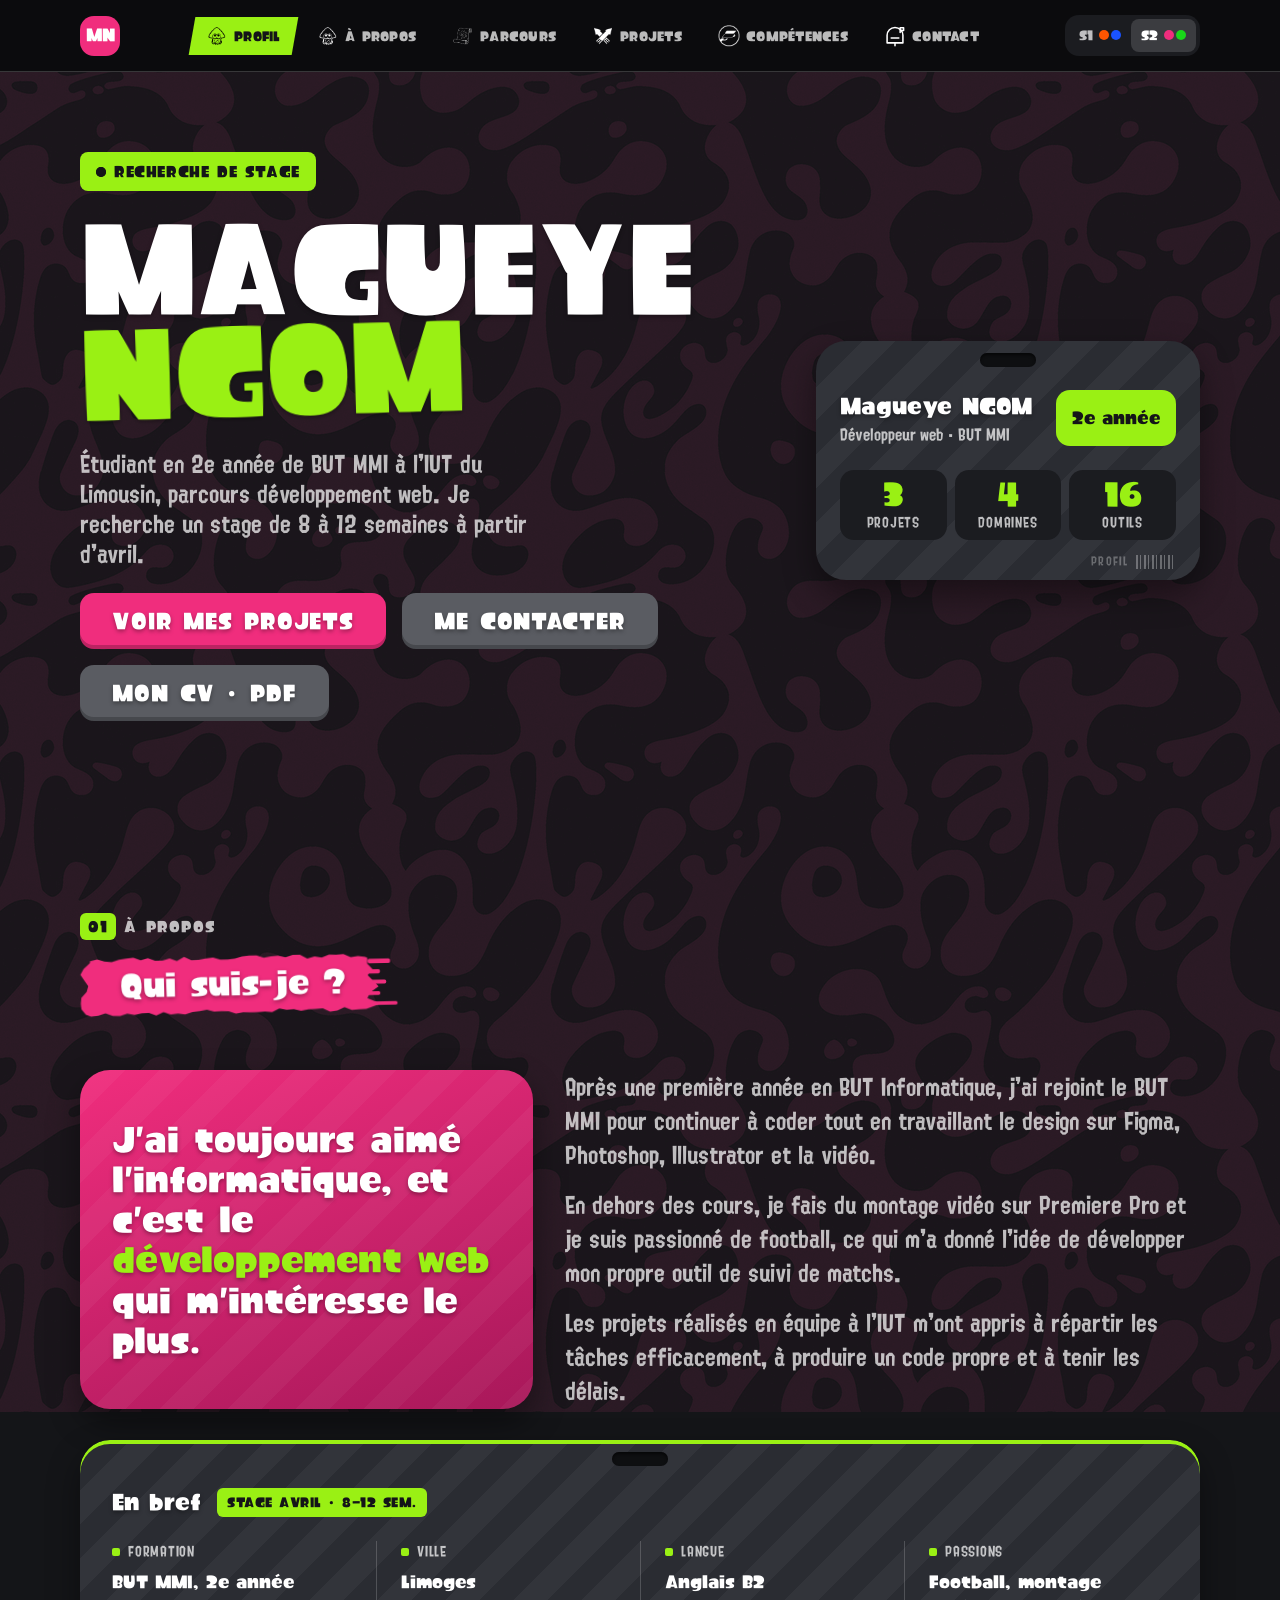
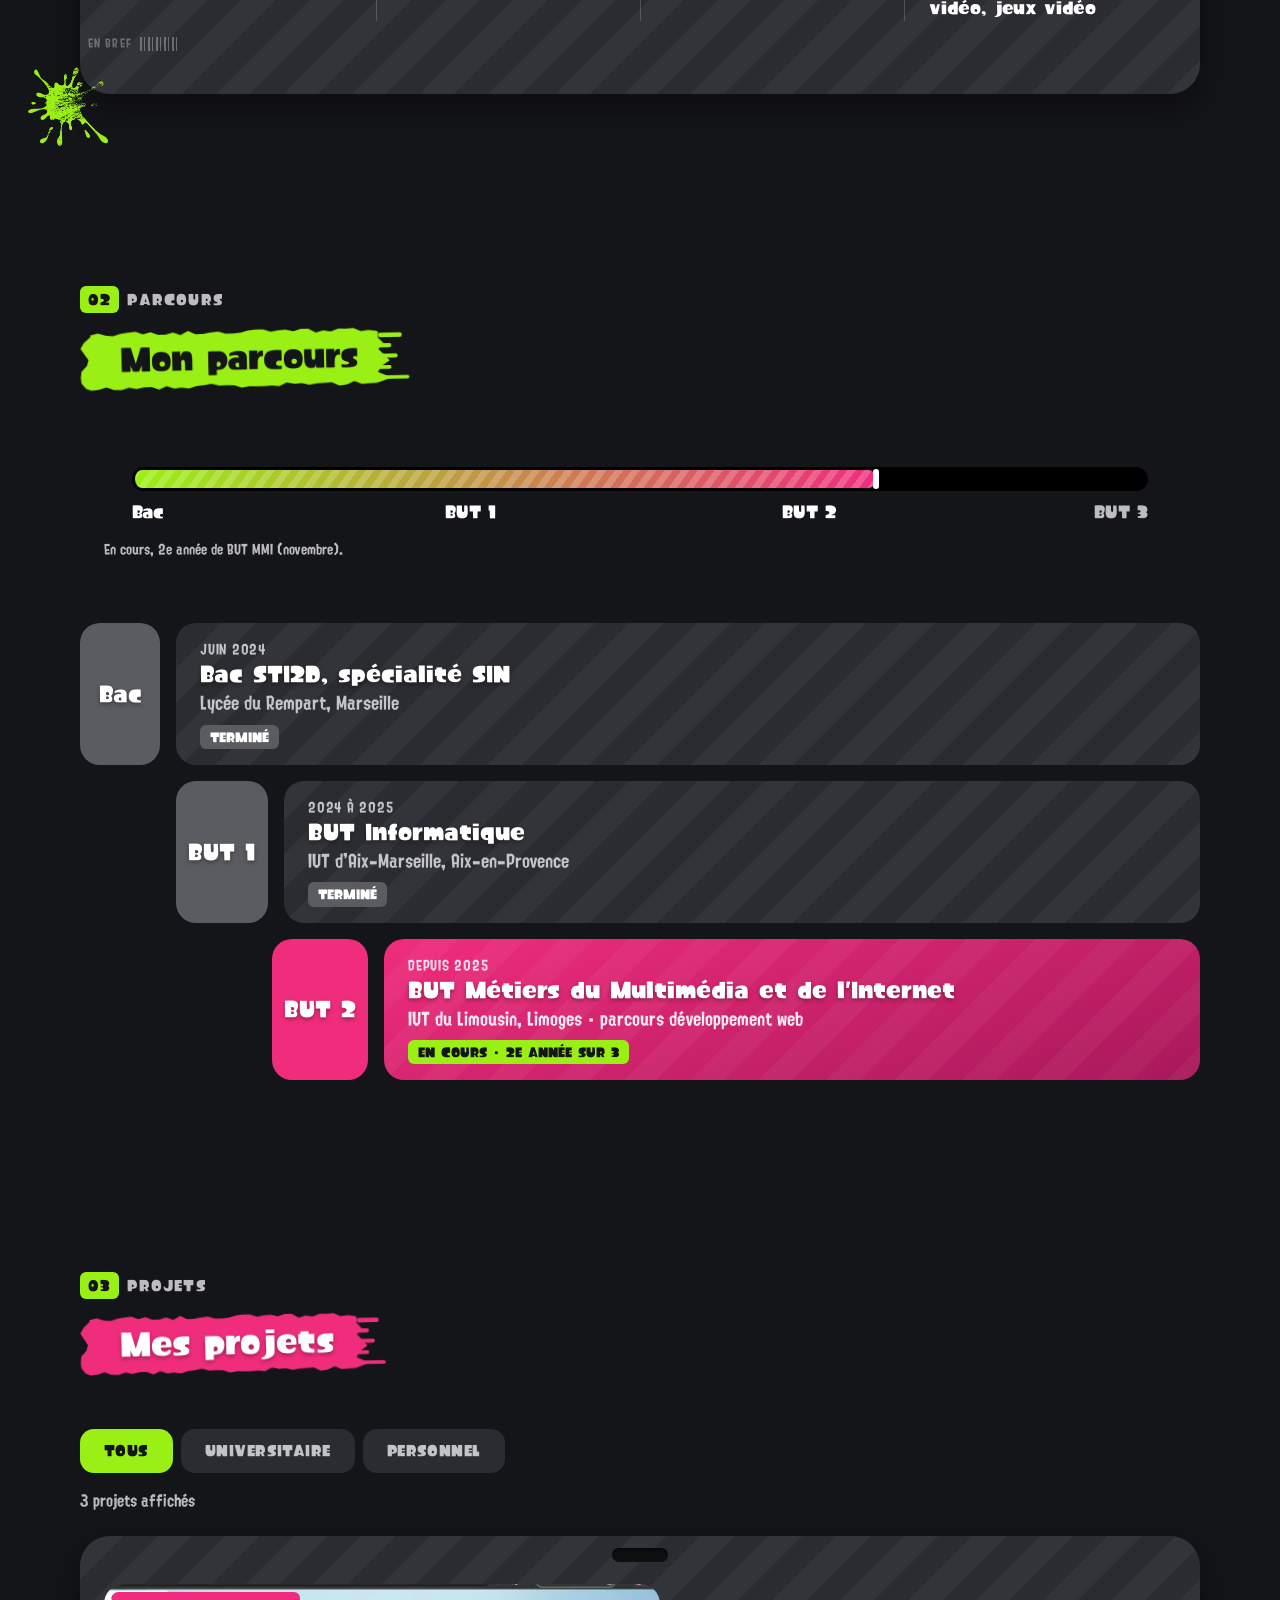
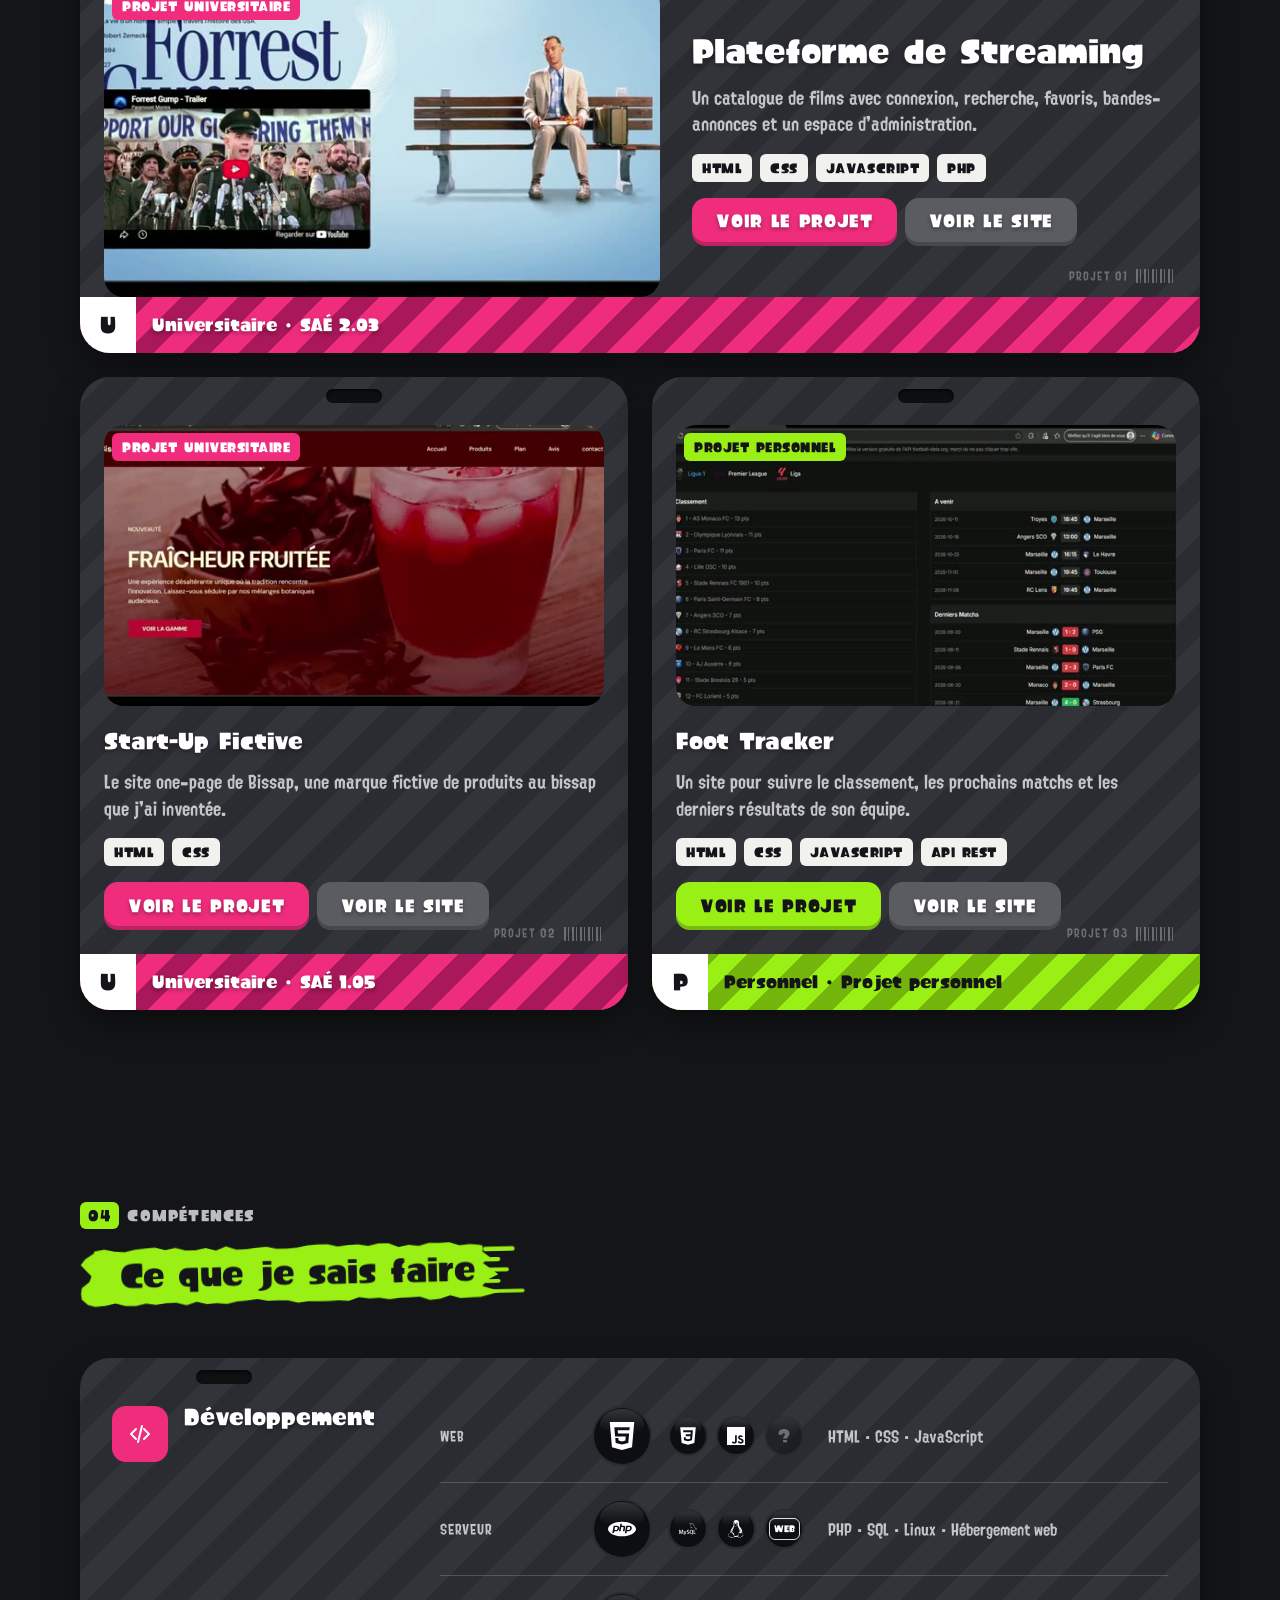
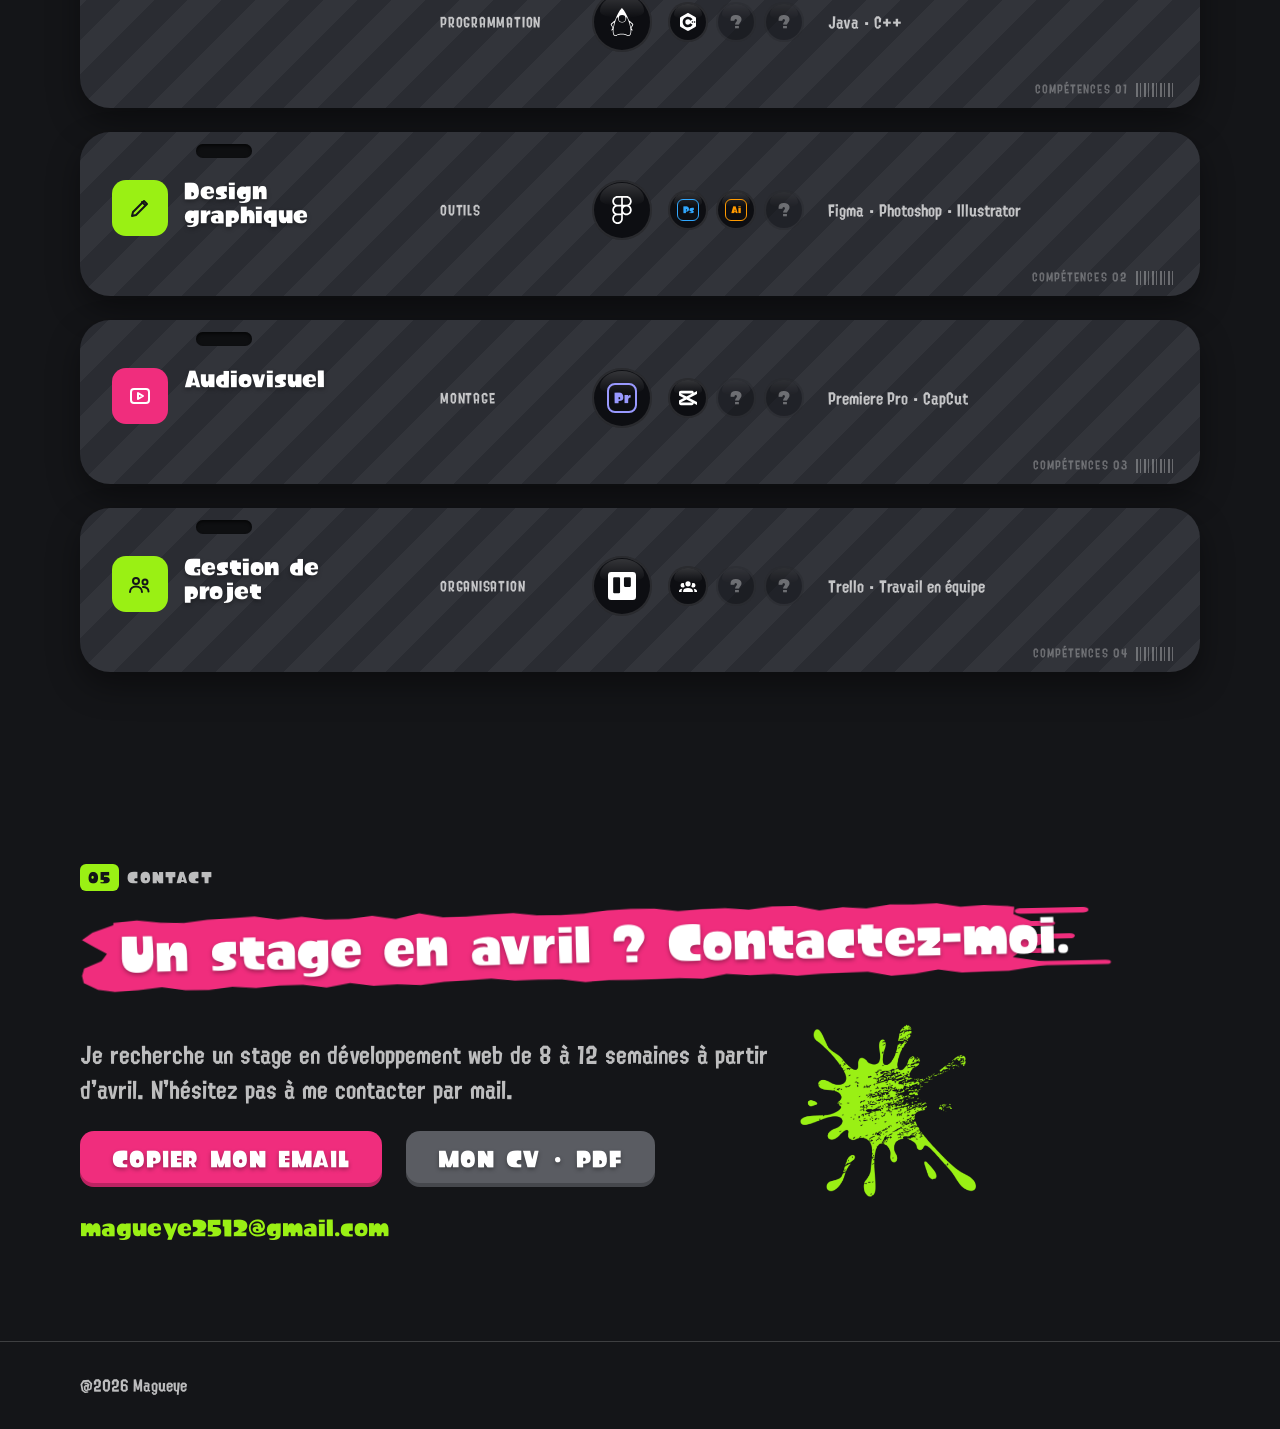
<file: index.html>
<!DOCTYPE html>
<html lang="fr" data-theme="splatoon2">
  <head>
    <meta charset="UTF-8" />
    <meta name="viewport" content="width=device-width, initial-scale=1.0" />
    <meta name="theme-color" content="#0b0b0d" />
    <title>Magueye NGOM, portfolio étudiant en BUT MMI</title>
    <meta
      name="description"
      content="Portfolio de Magueye NGOM, étudiant en BUT MMI à l'IUT du Limousin, parcours développement web. À la recherche d'un stage de 8 à 12 semaines à partir d'avril."
    />
    <link rel="preload" href="assets/fonts/Splatoon1.otf" as="font" type="font/otf" crossorigin />
    <link rel="preload" href="assets/fonts/Splatoon2.otf" as="font" type="font/otf" crossorigin />
    <link rel="stylesheet" href="css/global.css" />
    <script src="js/theme.js"></script>
    <script src="js/data.js" defer></script>
    <script src="js/render.js" defer></script>
    <script src="js/animations.js" defer></script>
    <script src="js/app.js" defer></script>
  </head>
  <body>
    <div class="bg-splatnet-layer" aria-hidden="true"></div>
    <a class="lien-evitement" href="#contenu">Aller au contenu</a>

    <header class="navigation">
      <div class="navigation__conteneur">
        <a class="navigation__marque" href="#accueil" aria-label="Magueye NGOM, retour à l'accueil">MN</a>

        <nav class="navigation__onglets" aria-label="Sections du portfolio">
          <a class="onglet onglet--actif" href="#accueil" data-onglet="accueil">
            <span class="onglet__contenu">
              <img class="onglet__icone" src="assets/icons/nav-profil.png" alt="" width="22" height="22" />
              <span class="onglet__nom">Profil</span>
            </span>
          </a>
          <a class="onglet" href="#apropos" data-onglet="apropos">
            <span class="onglet__contenu">
              <img class="onglet__icone" src="assets/icons/nav-profil.png" alt="" width="22" height="22" />
              <span class="onglet__nom">À propos</span>
            </span>
          </a>
          <a class="onglet" href="#parcours" data-onglet="parcours">
            <span class="onglet__contenu">
              <img class="onglet__icone" src="assets/icons/nav-parcours.png" alt="" width="22" height="22" />
              <span class="onglet__nom">Parcours</span>
            </span>
          </a>
          <a class="onglet" href="#projets" data-onglet="projets">
            <span class="onglet__contenu">
              <img class="onglet__icone" src="assets/icons/nav-projets.png" alt="" width="22" height="22" />
              <span class="onglet__nom">Projets</span>
            </span>
          </a>
          <a class="onglet" href="#competences" data-onglet="competences">
            <span class="onglet__contenu">
              <img class="onglet__icone" src="assets/icons/nav-equipement.png" alt="" width="22" height="22" />
              <span class="onglet__nom">Compétences</span>
            </span>
          </a>
          <a class="onglet" href="#contact" data-onglet="contact">
            <span class="onglet__contenu">
              <img class="onglet__icone" src="assets/icons/nav-contact.svg" alt="" width="22" height="22" />
              <span class="onglet__nom">Contact</span>
            </span>
          </a>
        </nav>

        <div class="navigation__outils">
          <div class="theme" role="group" aria-label="Thème de couleurs">
            <button class="theme__choix" type="button" data-theme-choix="splatoon1" aria-pressed="false" title="Thème Splatoon 1, orange et bleu">
              <span class="theme__nom">S1</span>
              <span class="theme__duo" aria-hidden="true"><i class="theme__point theme__point--s1-1"></i><i class="theme__point theme__point--s1-2"></i></span>
            </button>
            <button class="theme__choix" type="button" data-theme-choix="splatoon2" aria-pressed="true" title="Thème Splatoon 2, rose et vert">
              <span class="theme__nom">S2</span>
              <span class="theme__duo" aria-hidden="true"><i class="theme__point theme__point--s2-1"></i><i class="theme__point theme__point--s2-2"></i></span>
            </button>
          </div>
        </div>
      </div>
      <div class="barre-encre" aria-hidden="true"><span class="barre-encre__remplissage"></span></div>
    </header>

    <main id="contenu">
      <section class="profil" id="accueil" aria-labelledby="titre-profil" data-rendu="profil">
        <noscript><div class="conteneur"><h1>Magueye NGOM</h1><p>Étudiant en BUT MMI, développement web.</p></div></noscript>
      </section>

      <section class="section" id="apropos" aria-labelledby="titre-apropos">
        <div class="conteneur">
          <header class="section__entete">
            <p class="section__numero"><span class="section__rang">01</span>À propos</p>
            <h2 class="bande-titre" id="titre-apropos"><span class="bande-titre__texte">Qui suis-je ?</span></h2>
          </header>
          <div data-rendu="apropos"></div>
        </div>
      </section>

      <section class="section section--alt" id="parcours" aria-labelledby="titre-parcours">
        <div class="conteneur">
          <header class="section__entete">
            <p class="section__numero"><span class="section__rang">02</span>Parcours</p>
            <h2 class="bande-titre bande-titre--secondaire" id="titre-parcours"><span class="bande-titre__texte">Mon parcours</span></h2>
          </header>
          <div data-rendu="parcours"></div>
        </div>
      </section>

      <section class="section" id="projets" aria-labelledby="titre-projets">
        <div class="conteneur">
          <header class="section__entete">
            <p class="section__numero"><span class="section__rang">03</span>Projets</p>
            <h2 class="bande-titre" id="titre-projets"><span class="bande-titre__texte">Mes projets</span></h2>
          </header>
          <div data-rendu="projets"></div>
        </div>
      </section>

      <section class="section section--alt" id="competences" aria-labelledby="titre-competences">
        <div class="conteneur">
          <header class="section__entete">
            <p class="section__numero"><span class="section__rang">04</span>Compétences</p>
            <h2 class="bande-titre bande-titre--secondaire" id="titre-competences"><span class="bande-titre__texte">Ce que je sais faire</span></h2>
          </header>
          <div class="equipements" data-rendu="competences"></div>
        </div>
      </section>

      <section class="section section--contact" id="contact" aria-labelledby="titre-contact">
        <div class="conteneur">
          <header class="section__entete">
            <p class="section__numero"><span class="section__rang">05</span>Contact</p>
            <h2 class="bande-titre bande-titre--grand" id="titre-contact"><span class="bande-titre__texte">Un stage en avril ? Contactez-moi.</span></h2>
          </header>
          <div data-rendu="contact"></div>
        </div>
      </section>
    </main>

    <footer class="pied">
      <div class="conteneur">
        <p>@2026 Magueye</p>
      </div>
    </footer>

    <dialog class="modale" id="modale" aria-labelledby="modale-titre">
      <div class="modale__contenu" data-modale-contenu></div>
    </dialog>

    <div class="toast" role="status" aria-live="polite" data-toast></div>

    <div class="infobulle" id="infobulle" role="tooltip" hidden></div>
  </body>
</html>
</file>
<file: css/global.css>
@layer tokens, reset, base, atomes, molecules, organismes, template, animations;

@import url("fonts.css");
@import url("tokens.css") layer(tokens);
@import url("reset.css") layer(reset);
@import url("base.css") layer(base);
@import url("atomes.css") layer(atomes);
@import url("molecules.css") layer(molecules);
@import url("organismes.css") layer(organismes);
@import url("template.css") layer(template);
@import url("animations.css") layer(animations);
</file>
